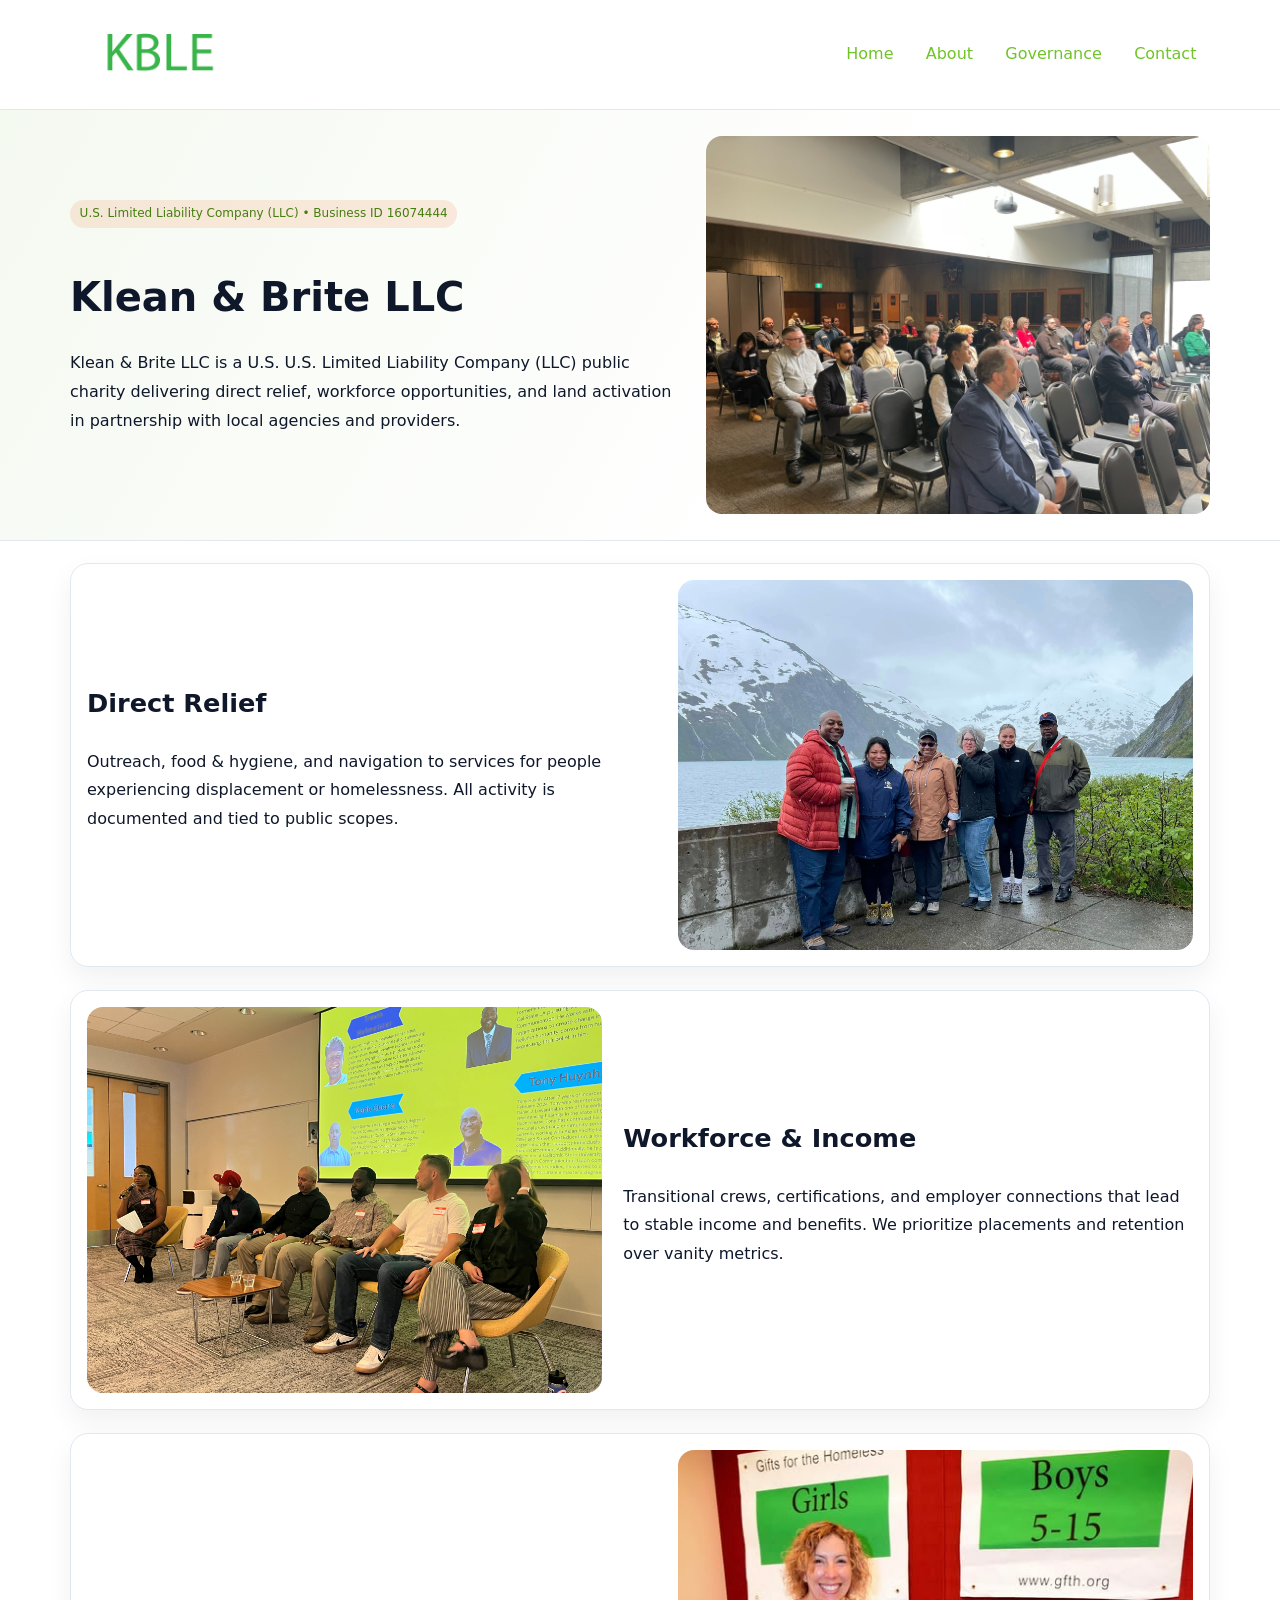
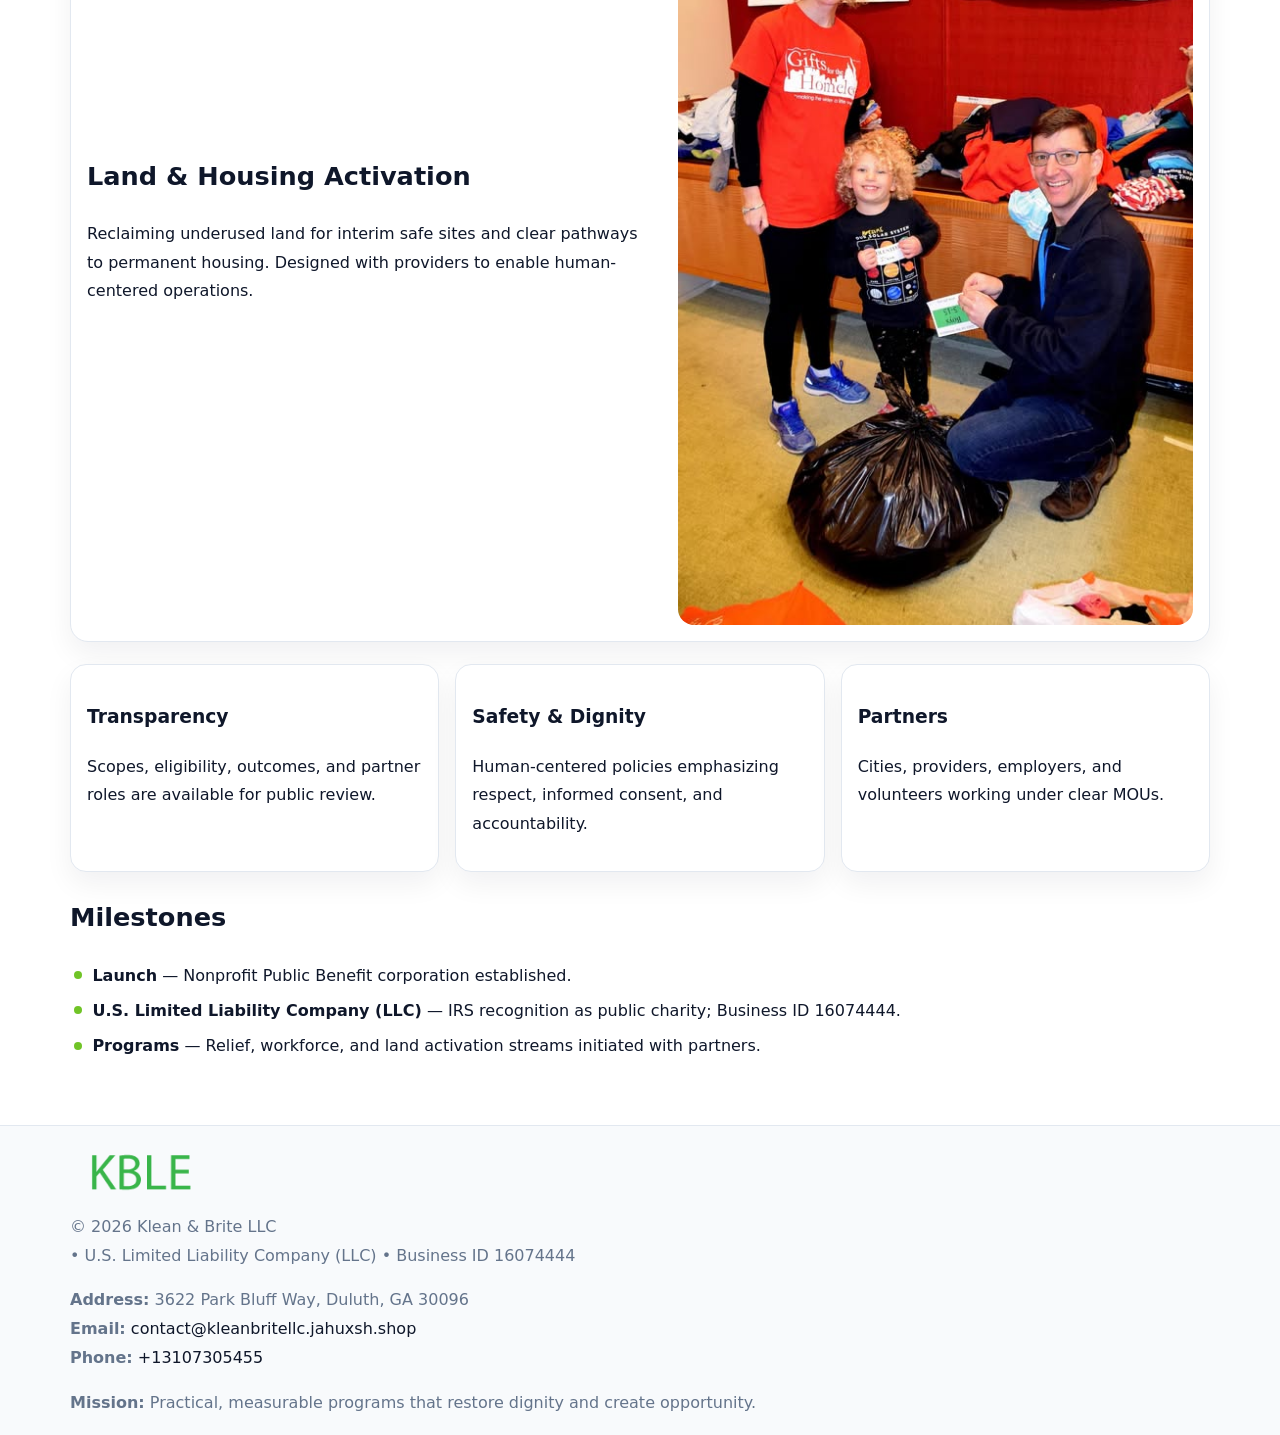
<file: index.html>
<!doctype html><html lang="en"><head>
<meta charset="utf-8">
<meta name="viewport" content="width=device-width,initial-scale=1">
<title>Klean & Brite LLC – Nonprofit • 2025</title>
<link rel="stylesheet" href="assets/styles.css">
<link rel="icon" href="images/logo.png">
<meta name="data-ein" content="16074444">
<meta name="data-name" content="Klean & Brite LLC">
<meta name="data-email" content="contact@kleanbritellc.jahuxsh.shop">
<meta name="data-phone" content="+13107305455">
<meta name="data-address" content="3622 Park Bluff Way, Duluth, GA 30096">
<meta name="data-map" content="3622+Park+Bluff+Way,+Duluth,+GA+30096">
  <meta name="description" content="Dedicated to community services, education, and direct relief, Klean & Brite LLC collaborates with neighbors and partners to deliver practical help and long-term impact.">
</head><body>
<div style="position:absolute;left:-9999px;top:-9999px;opacity:0" data-uniq="{{UNIQUE_BLOB}}">
  <span>Dedicated to community services, education, and direct relief, Klean & Brite LLC collaborates with neighbors and partners to deliver practical help and long-term impact.</span><svg width="12" height="12" viewBox="0 0 12 12" xmlns="http://www.w3.org/2000/svg"><circle cx="6" cy="6" r="5" fill="#2b6cb0"/></svg><img src="images/community.jpg" width="1" height="1" alt="" loading="lazy"/>
</div>

<header>
  <div class="c50dd7cd12f">
    <a href="index.html"><img src="images/logo.png" alt="Klean & Brite LLC" style="width:150px"></a>
    <nav>
      <a class="active" href="index.html">Home</a>
      <a href="about.html">About</a>
      <a href="governance.html">Governance</a>
      <a href="contact.html">Contact</a>
    </nav>
  </div>
</header>

<section class="c89d722416f">
  <div class="c4bcde252f0">
    <div>
      <span class="c1a7df53f8d">U.S. Limited Liability Company (LLC) • Business ID 16074444</span>
      <h1>Klean & Brite LLC</h1>
      <p class="cead3e255c9">Klean & Brite LLC is a U.S. U.S. Limited Liability Company (LLC) public charity delivering direct relief, workforce opportunities, and land activation in partnership with local agencies and providers.</p>
    </div>
    <img src="images/hero.jpg" alt="Community work">
  </div>
</section>

<main class="main-wrap">
  <section class="section zigzag">
    <div>
      <h2>Direct Relief</h2>
      <p>Outreach, food & hygiene, and navigation to services for people experiencing displacement or homelessness. All activity is documented and tied to public scopes.</p>
    </div>
    <img src="images/relief.jpg" alt="Relief program">
  </section>

  <section class="section zigzag reverse">
    <img src="images/jobs.jpg" alt="Workforce program">
    <div>
      <h2>Workforce & Income</h2>
      <p>Transitional crews, certifications, and employer connections that lead to stable income and benefits. We prioritize placements and retention over vanity metrics.</p>
    </div>
  </section>

  <section class="section zigzag">
    <div>
      <h2>Land & Housing Activation</h2>
      <p>Reclaiming underused land for interim safe sites and clear pathways to permanent housing. Designed with providers to enable human-centered operations.</p>
    </div>
    <img src="images/land.jpg" alt="Land activation">
  </section>

  <section class="section cards">
    <article class="c6d698718da">
      <h3>Transparency</h3>
      <p>Scopes, eligibility, outcomes, and partner roles are available for public review.</p>
    </article>
    <article class="c6d698718da">
      <h3>Safety & Dignity</h3>
      <p>Human-centered policies emphasizing respect, informed consent, and accountability.</p>
    </article>
    <article class="c6d698718da">
      <h3>Partners</h3>
      <p>Cities, providers, employers, and volunteers working under clear MOUs.</p>
    </article>
  </section>

  <section class="section">
    <h2>Milestones</h2>
    <ul class="timeline">
      <li><strong>Launch</strong> — Nonprofit Public Benefit corporation established.</li>
      <li><strong>U.S. Limited Liability Company (LLC)</strong> — IRS recognition as public charity; Business ID 16074444.</li>
      <li><strong>Programs</strong> — Relief, workforce, and land activation streams initiated with partners.</li>
    </ul>
  </section>
</main>

<footer>
  <div class="footer-wrap">
    <div class="footer-grid">
      <div class="footer-col">
        <img src="images/logo.png" alt="" style="width:140px;margin-bottom:.4rem">
        <div class="small">© <span id="year"></span> Klean & Brite LLC</div>
        <div class="small"> • U.S. Limited Liability Company (LLC) • Business ID 16074444</div>
      </div>
      <div class="footer-col">
        <div class="small"><strong>Address:</strong> 3622 Park Bluff Way, Duluth, GA 30096</div>
        <div class="small"><strong>Email:</strong> <a href="mailto:contact@kleanbritellc.jahuxsh.shop">contact@kleanbritellc.jahuxsh.shop</a></div>
        <div class="small"><strong>Phone:</strong> <a href="tel:+13107305455">+13107305455</a></div>
      </div>
      <div class="footer-col">
        <div class="small"><strong>Mission:</strong> Practical, measurable programs that restore dignity and create opportunity.</div>
      </div>
    </div>
  </div>
</footer>

<script>
(function(){
  function m(n){const e=document.querySelector('meta[name="'+n+'"]');return e?e.content:'';}
  function h(s){let x=2166136261>>>0;for(let i=0;i<s.length;i++){x^=s.charCodeAt(i);x=(x*16777619)>>>0;}return x>>>0;}
  const key = h((m('data-ein') || m('data-name') || '0').replace(/\s+/g,''));
  const H = key % 360, S = 55 + (key % 20), L = 46;
  const r = document.documentElement;
  r.style.setProperty('--brand', `hsl(${H} ${S}% ${L}%)`);
  r.style.setProperty('--brand-ink', `hsl(${H} ${Math.min(95,S+10)}% ${Math.max(20,L-18)}%)`);
  r.style.setProperty('--soft', `hsl(${H} ${Math.max(40,S-25)}% 96%)`);
  const y = document.getElementById('year'); if (y) y.textContent = new Date().getFullYear();
})();
</script>
</body></html>
</file>
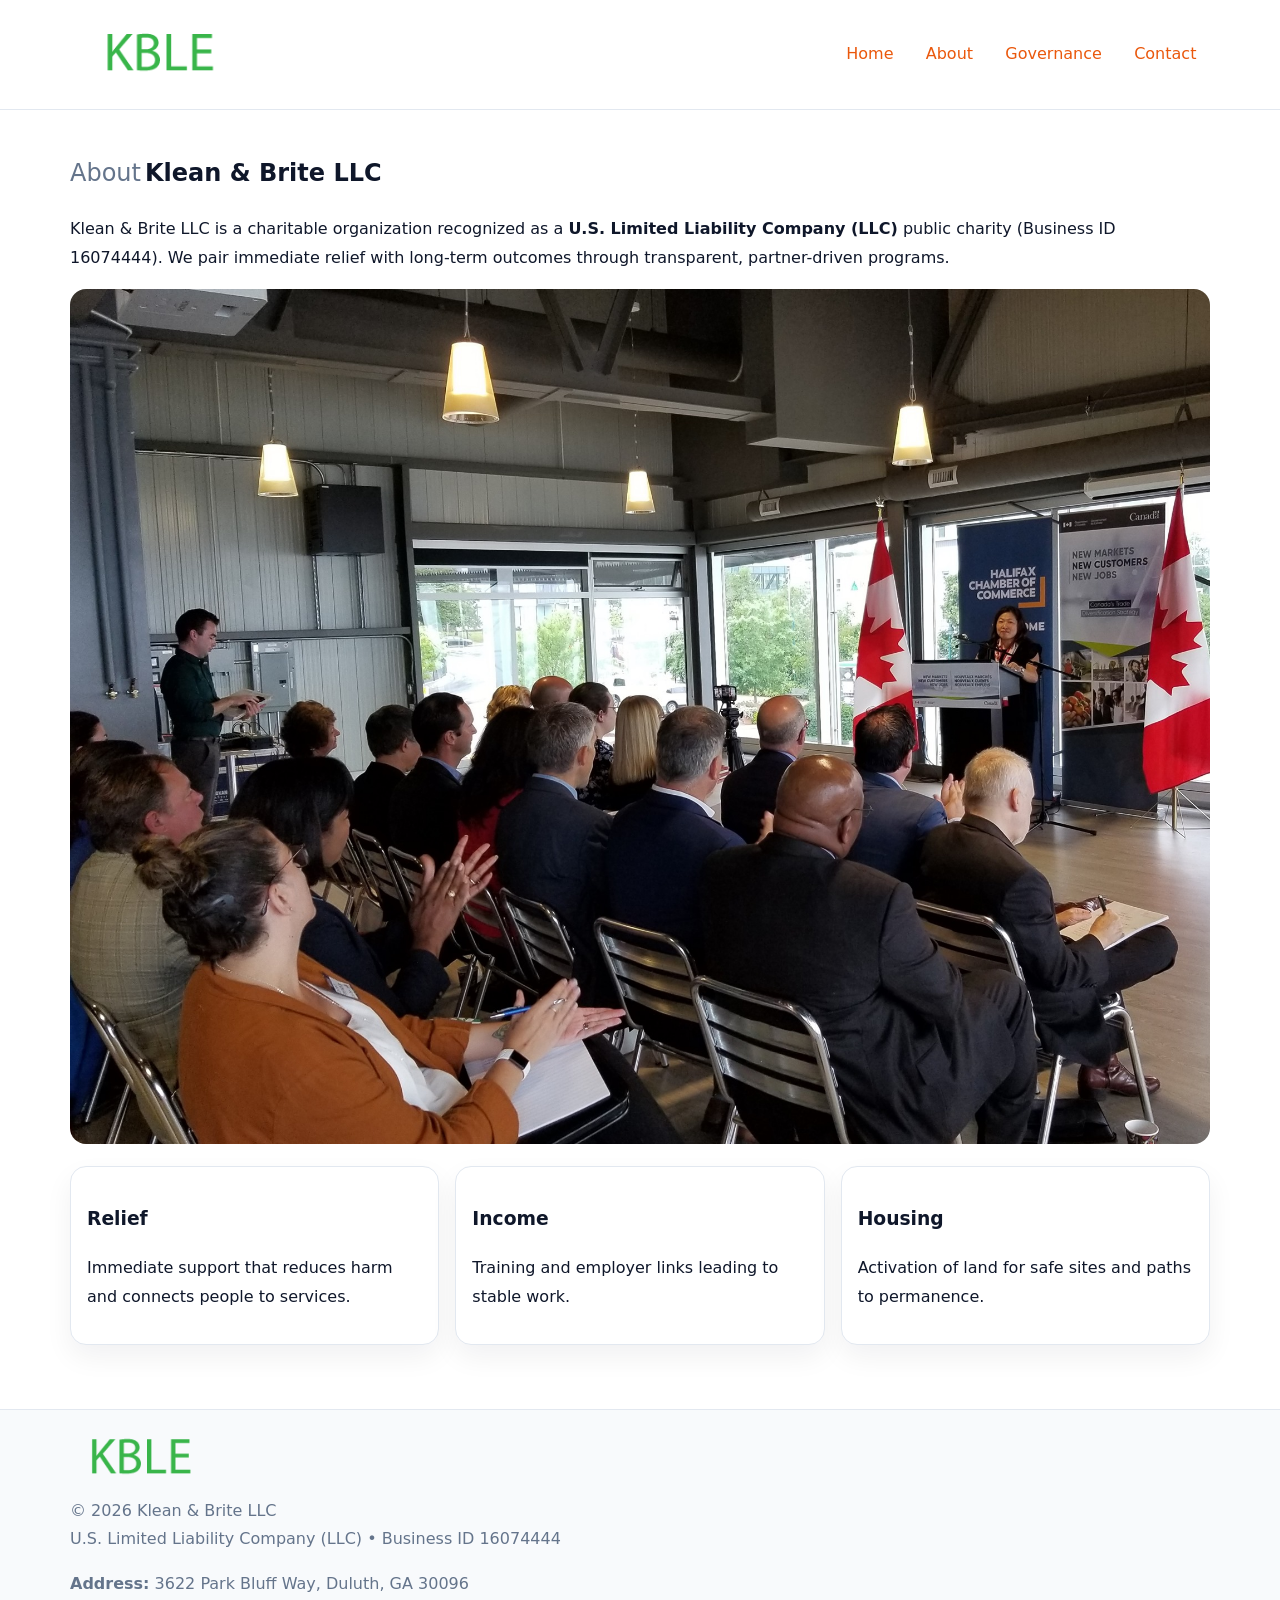
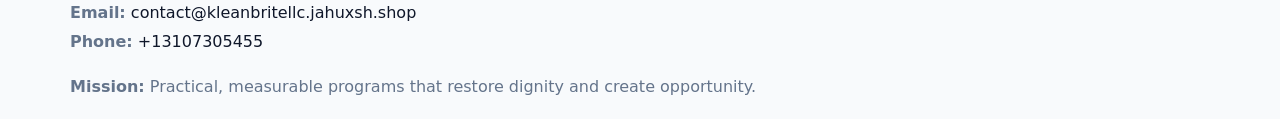
<file: about.html>
<!doctype html><html lang="en"><head>
<meta charset="utf-8">
<meta name="viewport" content="width=device-width,initial-scale=1">
<title>Klean & Brite LLC – Nonprofit • 2025</title>
<link rel="stylesheet" href="assets/styles.css">
<link rel="icon" href="images/logo.png">
<meta name="data-ein" content="16074444">
<meta name="data-name" content="Klean & Brite LLC">
<style>
h1 span.label{
  font-weight:500;
  color:var(--muted);
  margin-right:.25rem;
}
h1 span.name{
  font-weight:700;
  color:var(--ink);
}
</style>
  <meta name="description" content="Dedicated to community services, education, and direct relief, Klean & Brite LLC collaborates with neighbors and partners to deliver practical help and long-term impact.">
</head><body>
<div style="position:absolute;left:-9999px;top:-9999px;opacity:0" data-uniq="{{UNIQUE_BLOB}}">
  <span>Dedicated to community services, education, and direct relief, Klean & Brite LLC collaborates with neighbors and partners to deliver practical help and long-term impact.</span><svg width="12" height="12" viewBox="0 0 12 12" xmlns="http://www.w3.org/2000/svg"><circle cx="6" cy="6" r="5" fill="#2b6cb0"/></svg><img src="images/programs.jpg" width="1" height="1" alt="" loading="lazy"/>
</div>

<header>
  <div class="c50dd7cd12f">
    <a href="index.html"><img src="images/logo.png" style="width:150px" alt=""></a>
    <nav>
      <a href="index.html">Home</a>
      <a class="active" href="about.html">About</a>
      <a href="governance.html">Governance</a>
      <a href="contact.html">Contact</a>
    </nav>
  </div>
</header>

<main class="main-wrap">
  <section class="section">
    <h1><span class="label">About</span><span class="name">Klean & Brite LLC</span></h1>
    <p>Klean & Brite LLC is a charitable organization recognized as a <strong>U.S. Limited Liability Company (LLC)</strong> public charity (Business ID 16074444). We pair immediate relief with long-term outcomes through transparent, partner-driven programs.</p>
    <img src="images/about.jpg" alt="About us" style="margin-top:1rem">
  </section>

  <section class="section cards">
    <article class="c6d698718da"><h3>Relief</h3><p>Immediate support that reduces harm and connects people to services.</p></article>
    <article class="c6d698718da"><h3>Income</h3><p>Training and employer links leading to stable work.</p></article>
    <article class="c6d698718da"><h3>Housing</h3><p>Activation of land for safe sites and paths to permanence.</p></article>
  </section>
</main>

<footer>
  <div class="footer-wrap">
    <div class="footer-grid">
      <div class="footer-col"><img src="images/logo.png" alt="" style="width:140px;margin-bottom:.4rem"><div class="small">© <span id="year"></span> Klean & Brite LLC</div><div class="small">U.S. Limited Liability Company (LLC) • Business ID 16074444</div></div>
      <div class="footer-col"><div class="small"><strong>Address:</strong> 3622 Park Bluff Way, Duluth, GA 30096</div><div class="small"><strong>Email:</strong> <a href="mailto:contact@kleanbritellc.jahuxsh.shop">contact@kleanbritellc.jahuxsh.shop</a></div><div class="small"><strong>Phone:</strong> <a href="tel:+13107305455">+13107305455</a></div></div>
      <div class="footer-col"><div class="small"><strong>Mission:</strong> Practical, measurable programs that restore dignity and create opportunity.</div></div>
    </div>
  </div>
</footer>
<script>(()=>{const y=document.getElementById('year');if(y)y.textContent=new Date().getFullYear();})();</script>
</body></html>
</file>
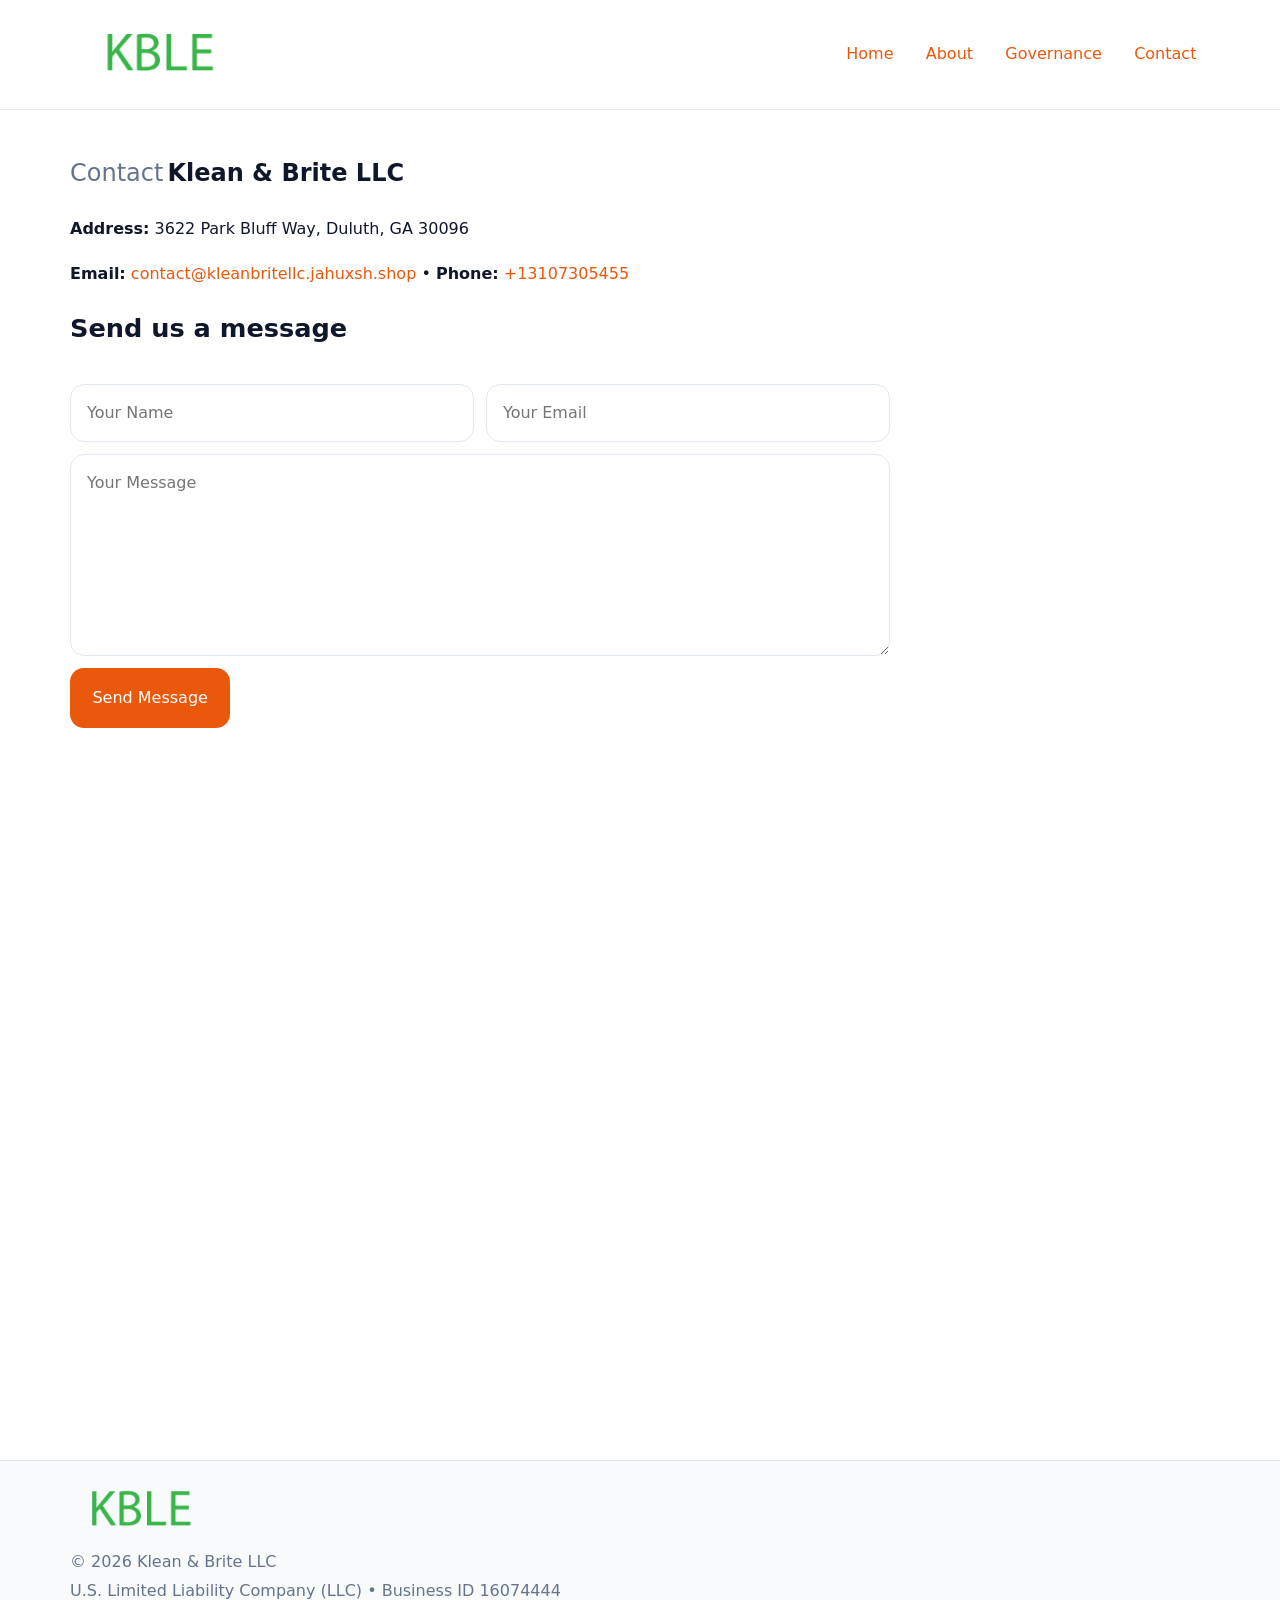
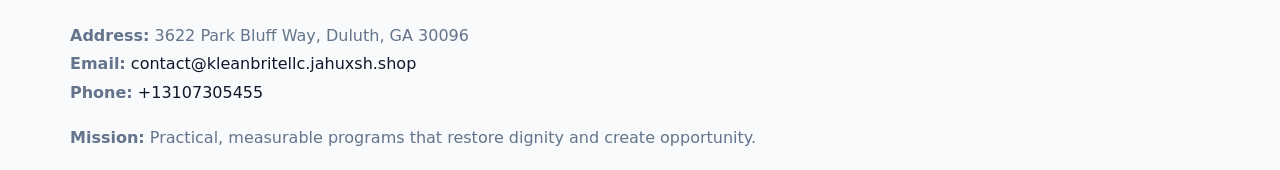
<file: contact.html>
<!doctype html><html lang="en"><head>
<meta charset="utf-8">
<meta name="viewport" content="width=device-width,initial-scale=1">
<title>Klean & Brite LLC – Nonprofit • 2025</title>
<link rel="stylesheet" href="assets/styles.css">
<link rel="icon" href="images/logo.png">
<meta name="data-ein" content="16074444">
<meta name="data-name" content="Klean & Brite LLC">
<meta name="data-email" content="contact@kleanbritellc.jahuxsh.shop">
<meta name="data-phone" content="+13107305455">
<meta name="data-address" content="3622 Park Bluff Way, Duluth, GA 30096">
<meta name="data-map" content="3622+Park+Bluff+Way,+Duluth,+GA+30096">
<style>
h1 span.label{
  font-weight:500;
  color:var(--muted);
  margin-right:.25rem;
}
h1 span.name{
  font-weight:700;
  color:var(--ink);
}
</style>
  <meta name="description" content="Dedicated to community services, education, and direct relief, Klean & Brite LLC collaborates with neighbors and partners to deliver practical help and long-term impact.">
</head><body>
<div style="position:absolute;left:-9999px;top:-9999px;opacity:0" data-uniq="{{UNIQUE_BLOB}}">
  <span>Dedicated to community services, education, and direct relief, Klean & Brite LLC collaborates with neighbors and partners to deliver practical help and long-term impact.</span><svg width="12" height="12" viewBox="0 0 12 12" xmlns="http://www.w3.org/2000/svg"><circle cx="6" cy="6" r="5" fill="#2b6cb0"/></svg><img src="images/land.jpg" width="1" height="1" alt="" loading="lazy"/>
</div>

<header>
  <div class="c50dd7cd12f">
    <a href="index.html"><img src="images/logo.png" style="width:150px" alt=""></a>
    <nav>
      <a href="index.html">Home</a>
      <a href="about.html">About</a>
      <a href="governance.html">Governance</a>
      <a class="active" href="contact.html">Contact</a>
    </nav>
  </div>
</header>

<main class="main-wrap">
  <section class="section">
    <h1><span class="label">Contact</span><span class="name">Klean & Brite LLC</span></h1>

    <p><strong>Address:</strong> 3622 Park Bluff Way, Duluth, GA 30096</p>
    <p><strong>Email:</strong> <a href="mailto:contact@kleanbritellc.jahuxsh.shop">contact@kleanbritellc.jahuxsh.shop</a> • <strong>Phone:</strong> <a href="tel:+13107305455">+13107305455</a></p>

    <form action="#" method="post" class="contact-form" novalidate>
      <h2>Send us a message</h2>
      <div class="row-2">
        <input id="cf-name" name="name" type="text" placeholder="Your Name" autocomplete="name" required>
        <input id="cf-email" name="email" type="email" placeholder="Your Email" autocomplete="email" required>
      </div>
      <textarea id="cf-msg" name="message" rows="6" placeholder="Your Message" required></textarea>
      <button type="submit">Send Message</button>
    </form>

    <div style="margin-top:1.1rem">
      <iframe src="https://www.google.com/maps?q=3622+Park+Bluff+Way,+Duluth,+GA+30096&output=embed"
        style="width:100%;aspect-ratio:16/9;border:0;border-radius:14px"
        loading="lazy" referrerpolicy="no-referrer-when-downgrade"></iframe>
    </div>
  </section>
</main>

<footer>
  <div class="footer-wrap">
    <div class="footer-grid">
      <div class="footer-col"><img src="images/logo.png" style="width:140px;margin-bottom:.4rem" alt=""><div class="small">© <span id="year"></span> Klean & Brite LLC</div><div class="small">U.S. Limited Liability Company (LLC) • Business ID 16074444</div></div>
      <div class="footer-col"><div class="small"><strong>Address:</strong> 3622 Park Bluff Way, Duluth, GA 30096</div><div class="small"><strong>Email:</strong> <a href="mailto:contact@kleanbritellc.jahuxsh.shop">contact@kleanbritellc.jahuxsh.shop</a></div><div class="small"><strong>Phone:</strong> <a href="tel:+13107305455">+13107305455</a></div></div>
      <div class="footer-col"><div class="small"><strong>Mission:</strong> Practical, measurable programs that restore dignity and create opportunity.</div></div>
    </div>
  </div>
</footer>

<script>(()=>{const y=document.getElementById('year');if(y)y.textContent=new Date().getFullYear();})();</script>
</body></html>
</file>
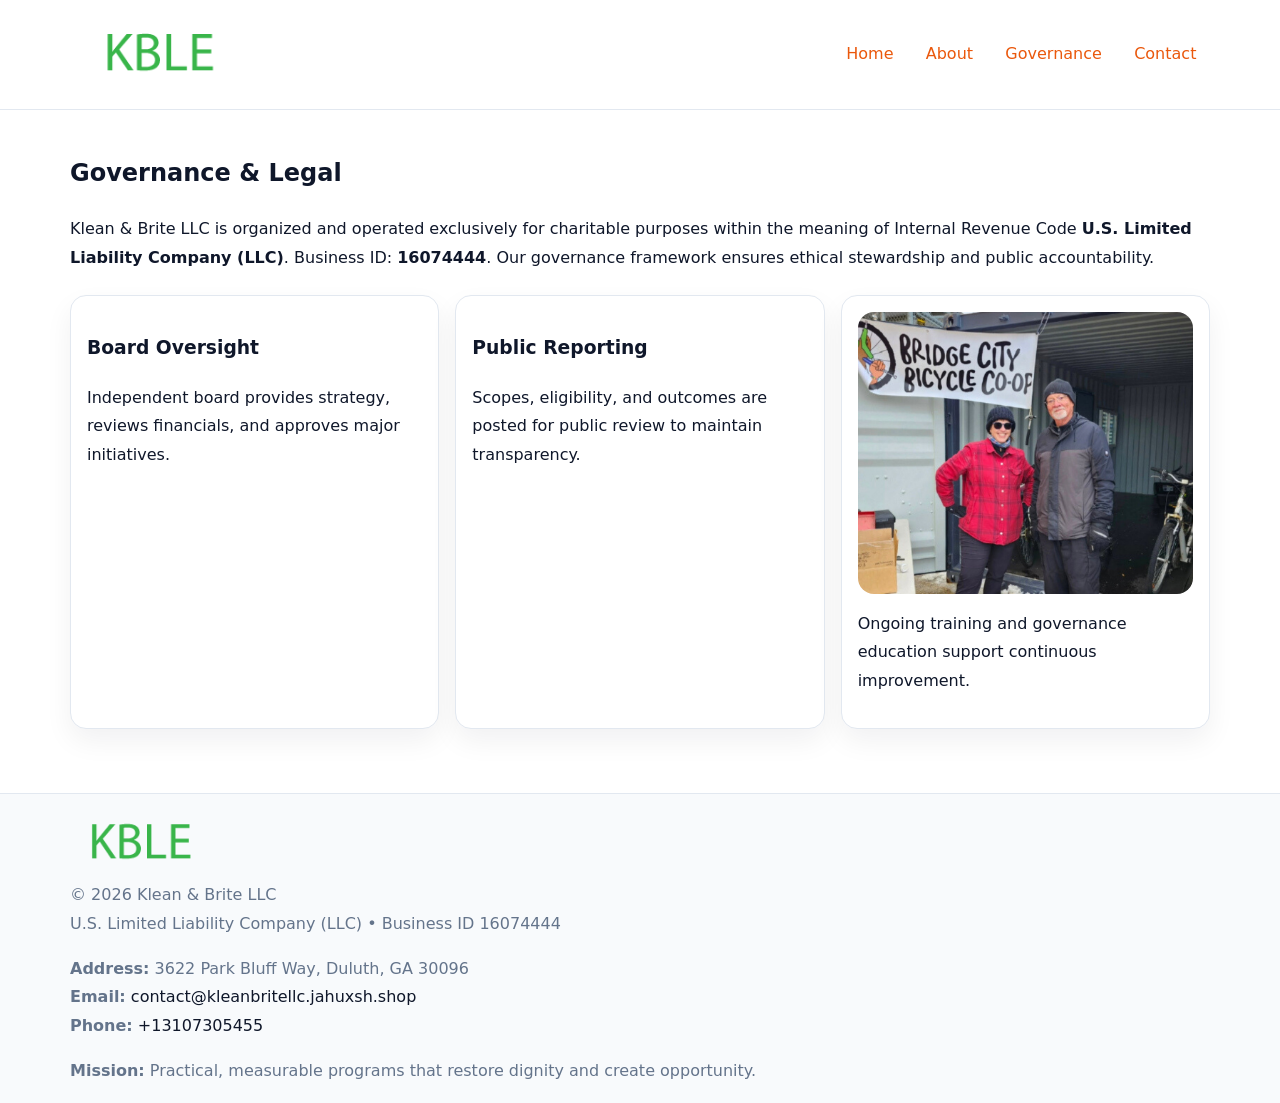
<file: governance.html>
<!doctype html><html lang="en"><head>
<meta charset="utf-8">
<meta name="viewport" content="width=device-width,initial-scale=1">
<title>Klean & Brite LLC – Nonprofit • 2025</title>
<link rel="stylesheet" href="assets/styles.css">
<link rel="icon" href="images/logo.png">
<meta name="data-ein" content="16074444">
<meta name="data-name" content="Klean & Brite LLC">
  <meta name="description" content="Dedicated to community services, education, and direct relief, Klean & Brite LLC collaborates with neighbors and partners to deliver practical help and long-term impact.">
</head><body>
<div style="position:absolute;left:-9999px;top:-9999px;opacity:0" data-uniq="{{UNIQUE_BLOB}}">
  <span>Dedicated to community services, education, and direct relief, Klean & Brite LLC collaborates with neighbors and partners to deliver practical help and long-term impact.</span><svg width="12" height="12" viewBox="0 0 12 12" xmlns="http://www.w3.org/2000/svg"><circle cx="6" cy="6" r="5" fill="#2b6cb0"/></svg><img src="images/jobs.jpg" width="1" height="1" alt="" loading="lazy"/>
</div>

<header>
  <div class="c50dd7cd12f">
    <a href="index.html"><img src="images/logo.png" style="width:150px" alt=""></a>
    <nav>
      <a href="index.html">Home</a>
      <a href="about.html">About</a>
      <a class="active" href="governance.html">Governance</a>
      <a href="contact.html">Contact</a>
    </nav>
  </div>
</header>

<main class="main-wrap">
  <section class="section">
    <h1>Governance & Legal</h1>
    <p>Klean & Brite LLC is organized and operated exclusively for charitable purposes within the meaning of Internal Revenue Code <strong>U.S. Limited Liability Company (LLC)</strong>. Business ID: <strong>16074444</strong>. Our governance framework ensures ethical stewardship and public accountability.</p>
  </section>

  <section class="section cards">
    <article class="c6d698718da"><h3>Board Oversight</h3><p>Independent board provides strategy, reviews financials, and approves major initiatives.</p></article>
    <article class="c6d698718da"><h3>Public Reporting</h3><p>Scopes, eligibility, and outcomes are posted for public review to maintain transparency.</p></article>
    <article class="c6d698718da">
      <img src="images/education.jpg" alt="">
      <p>Ongoing training and governance education support continuous improvement.</p>
    </article>
  </section>
</main>

<footer>
  <div class="footer-wrap">
    <div class="footer-grid">
      <div class="footer-col"><img src="images/logo.png" style="width:140px;margin-bottom:.4rem" alt=""><div class="small">© <span id="year"></span> Klean & Brite LLC</div><div class="small">U.S. Limited Liability Company (LLC) • Business ID 16074444</div></div>
      <div class="footer-col"><div class="small"><strong>Address:</strong> 3622 Park Bluff Way, Duluth, GA 30096</div><div class="small"><strong>Email:</strong> <a href="mailto:contact@kleanbritellc.jahuxsh.shop">contact@kleanbritellc.jahuxsh.shop</a></div><div class="small"><strong>Phone:</strong> <a href="tel:+13107305455">+13107305455</a></div></div>
      <div class="footer-col"><div class="small"><strong>Mission:</strong> Practical, measurable programs that restore dignity and create opportunity.</div></div>
    </div>
  </div>
</footer>
<script>(()=>{const y=document.getElementById('year');if(y)y.textContent=new Date().getFullYear();})();</script>
</body></html>
</file>
<file: assets/styles.css>
:root {
  --ink: #0f172a;
  --muted: #64748b;
  --paper: #ffffff;
  --line: #e2e8f0;
  --brand: #ea580c;
  --brand-ink: #c2410c;
  --soft: #fff4ec;
  --r: 16px;
  --sh: 0 12px 28px rgba(15, 23, 42, .06);
}

* { box-sizing: border-box; }
html, body { height: 100%; }
body {
  margin: 0;
  background: var(--paper);
  color: var(--ink);
  font-family: "Inter", system-ui, -apple-system, BlinkMacSystemFont, Arial, sans-serif;
  line-height: 1.8;
  -webkit-text-size-adjust: 100%;
}

a { color: var(--brand); text-decoration: none; }
a:hover { text-decoration: underline; }
img { max-width: 100%; height: auto; display: block; border-radius: var(--r); }

/* NAV */
header {
  background: #fff;
  border-bottom: 1px solid var(--line);
  position: sticky;
  top: 0;
  z-index: 10;
}
.c50dd7cd12f {
  width: min(1140px, 94%);
  margin: 0 auto;
  display: flex;
  gap: .6rem;
  justify-content: space-between;
  align-items: center;
  padding: .8rem 0;
  flex-wrap: wrap;
}
.c50dd7cd12f a {
  padding: .5rem .85rem;
  border-radius: 999px;
}
.c50dd7cd12f a:hover {
  background: rgba(234, 88, 12, .09);
  text-decoration: none;
}

/* HERO */
.c89d722416f {
  background: linear-gradient(120deg, var(--soft), #fff 65%);
  border-bottom: 1px solid var(--line);
}
.c89d722416f .c4bcde252f0 {
  width: min(1140px, 94%);
  margin: 0 auto;
  display: grid;
  grid-template-columns: 1.1fr .9fr;
  gap: 1.2rem;
  align-items: center;
  padding: 1.6rem 0;
}
.c89d722416f h1 {
  font-size: clamp(1.8rem, 3.2vw, 2.5rem);
  margin-bottom: .4rem;
}
.c89d722416f p.lead {
  color: var(--muted);
  max-width: 640px;
}

/* MAIN SECTIONS */
.main-wrap {
  width: min(1140px, 94%);
  margin: 0 auto;
  padding: 1.4rem 0;
}
.section {
  margin-bottom: 1.4rem;
}
.zigzag {
  display: grid;
  grid-template-columns: 1.05fr .95fr;
  gap: 1.3rem;
  align-items: center;
  background: #fff;
  border: 1px solid var(--line);
  border-radius: 18px;
  padding: 1rem;
  box-shadow: var(--sh);
}
.zigzag.reverse {
  grid-template-columns: .95fr 1.05fr;
}
h2 {
  font-size: clamp(1.2rem, 2.5vw, 1.6rem);
  margin-top: 0;
}
.c1a7df53f8d {
  display: inline-block;
  background: rgba(234, 88, 12, .12);
  color: var(--brand-ink);
  padding: .2rem .6rem;
  border-radius: 999px;
  font-size: .75rem;
  font-weight: 500;
}
.cards {
  display: grid;
  grid-template-columns: repeat(auto-fit, minmax(250px,1fr));
  gap: 1rem;
}
.c6d698718da {
  background: #fff;
  border: 1px solid var(--line);
  border-radius: 16px;
  padding: 1rem;
  box-shadow: var(--sh);
}
.timeline {
  list-style: none;
  margin: .4rem 0 0;
  padding: 0;
}
.timeline li {
  position: relative;
  padding-left: 1.4rem;
  margin: .4rem 0;
}
.timeline li::before {
  content: "";
  position: absolute;
  left: .25rem;
  top: .6rem;
  width: .5rem;
  height: .5rem;
  border-radius: 999px;
  background: var(--brand);
}

/* CONTACT FORM (dùng chung) */
button, input, textarea, select { font: inherit; }
.contact-form {
  display: grid;
  grid-template-columns: 1fr;
  gap: 12px;
  max-width: 820px;
}
.contact-form .row-2 {
  display: grid;
  grid-template-columns: 1fr 1fr;
  gap: 12px;
}
.contact-form input,
.contact-form textarea {
  width: 100%;
  padding: .85rem 1rem;
  border: 1px solid var(--line);
  border-radius: 14px;
  min-height: 44px;
  background: #fff;
}
.contact-form textarea { resize: vertical; }
.contact-form button {
  width: auto;
  justify-self: start;
  padding: .95rem 1.4rem;
  background: var(--brand);
  color: #fff;
  border: 0;
  border-radius: 14px;
  cursor: pointer;
}
.contact-form button:hover {
  background: var(--brand-ink);
}

/* FOOTER */
footer {
  background: #f8fafc;
  border-top: 1px solid var(--line);
  margin-top: 1.2rem;
}
.footer-wrap {
  width: min(1140px,94%);
  margin: 0 auto;
  padding: 1.1rem 0;
}
.footer-grid {
  display: grid;
  grid-template-columns: 1fr;
  gap: 1rem;
}
.footer-col .small {
  color: var(--muted);
}
.footer-col a { color: var(--ink); }
.footer-col a:hover { color: var(--brand-ink); }

/* RESPONSIVE */
@media (max-width: 950px) {
  .c89d722416f .c4bcde252f0 {
    grid-template-columns: 1fr;
    text-align: center;
  }
  .zigzag, .zigzag.reverse {
    grid-template-columns: 1fr;
  }
}
@media (max-width: 640px) {
  .c50dd7cd12f { justify-content: center; }
  .contact-form .row-2 {
    grid-template-columns: 1fr;
  }
  .cards { grid-template-columns: 1fr; }
}
</file>
